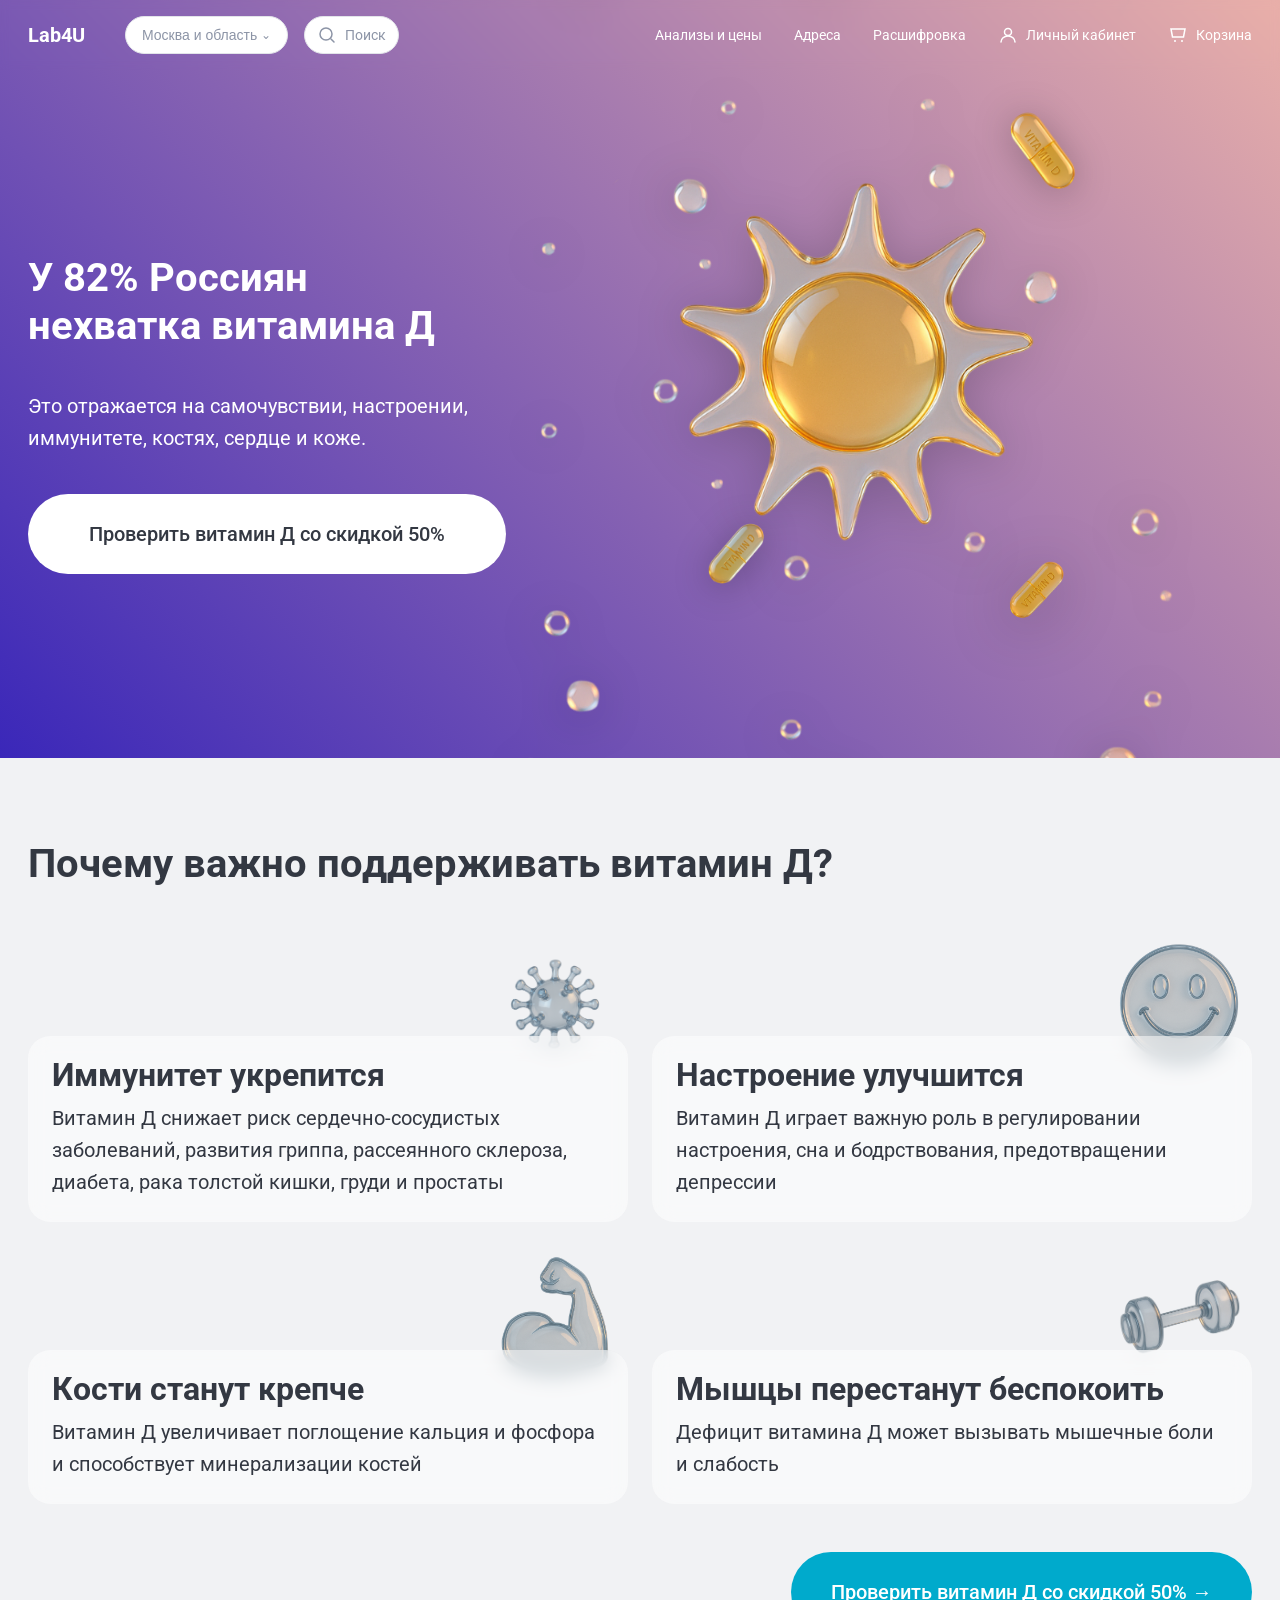
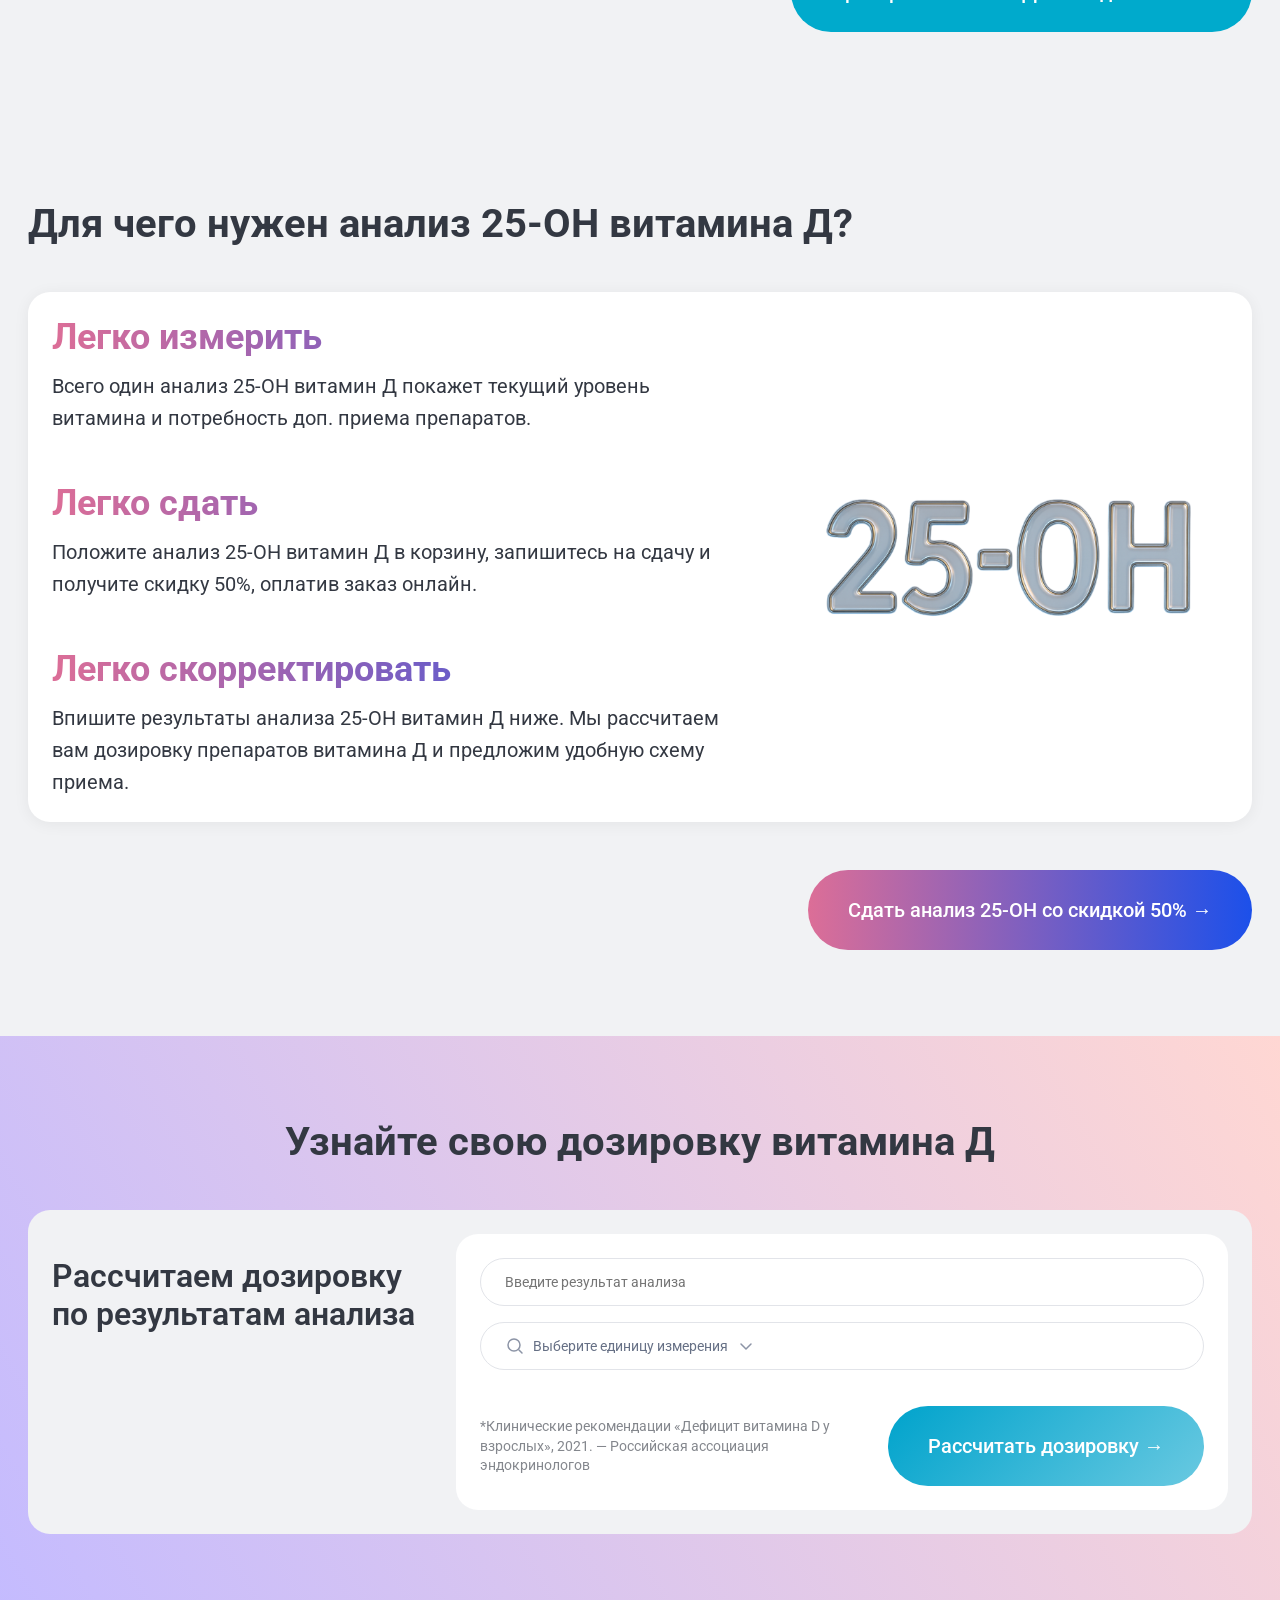
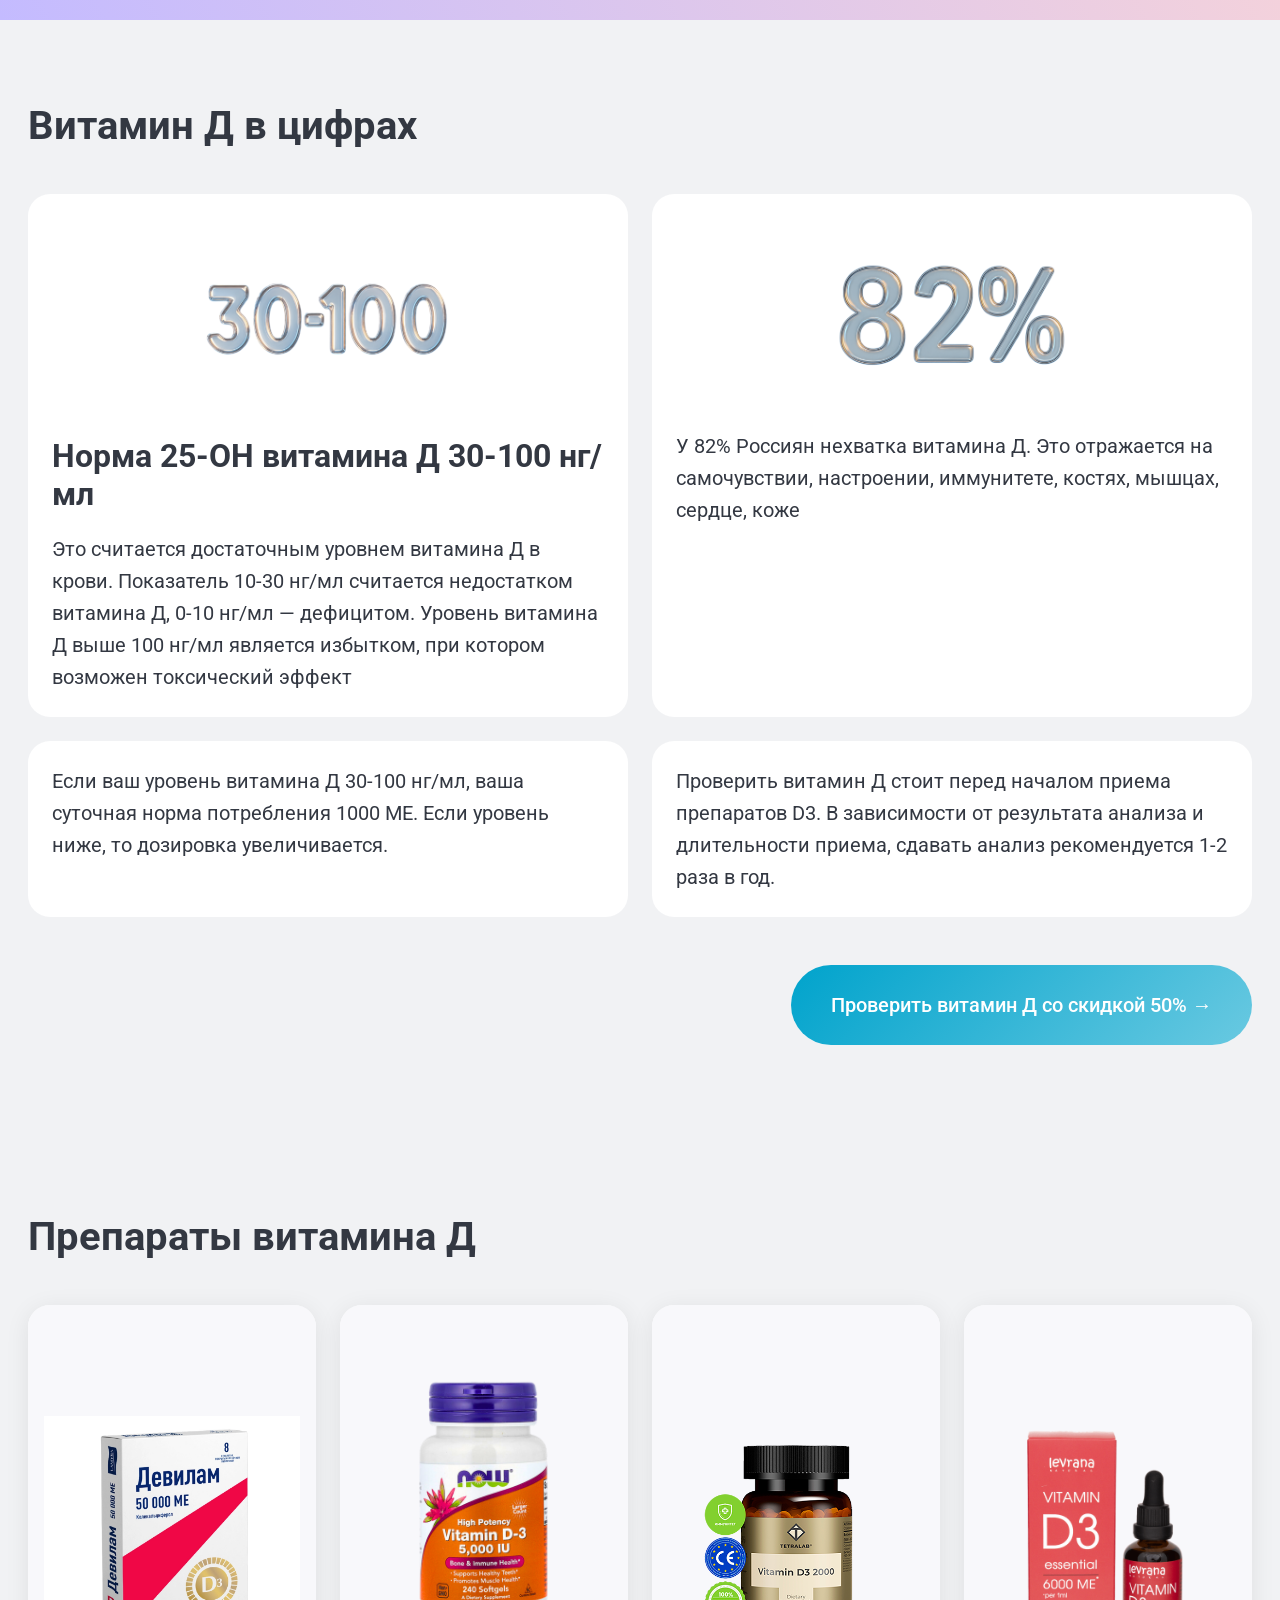
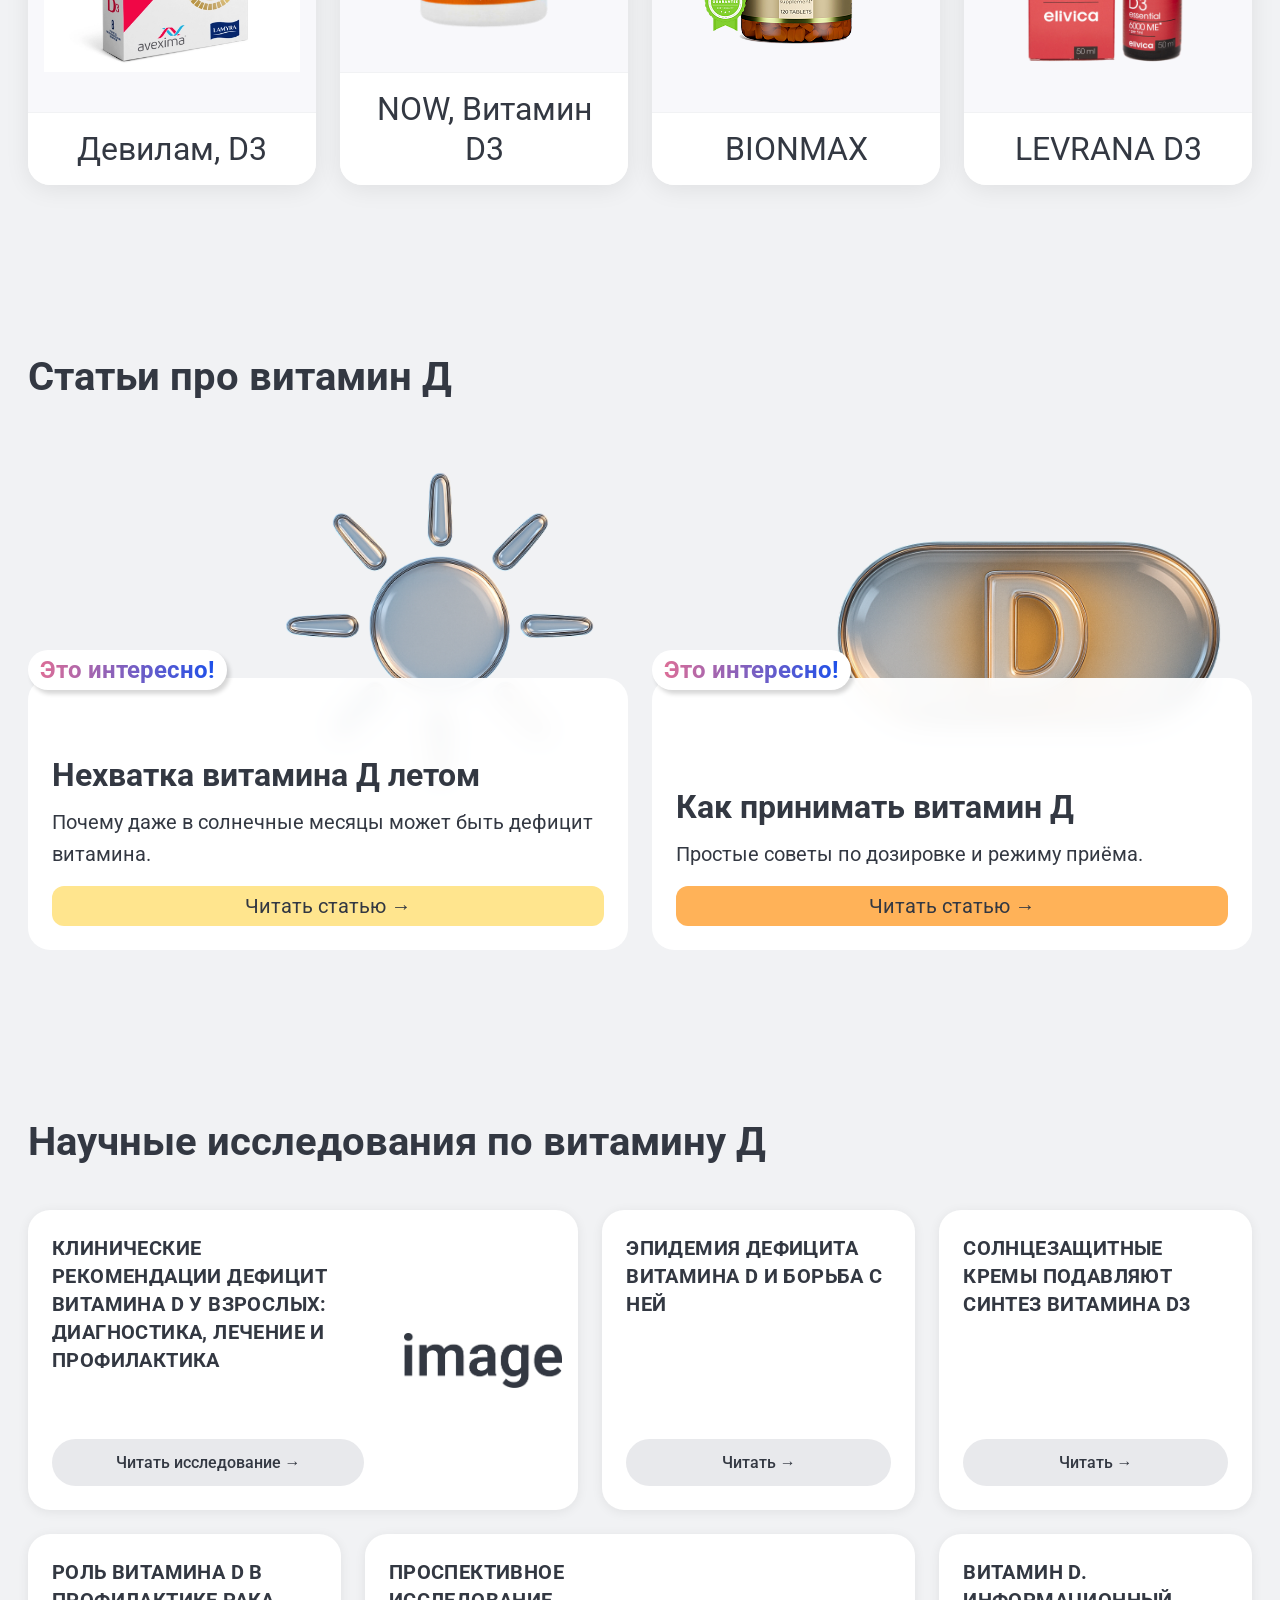
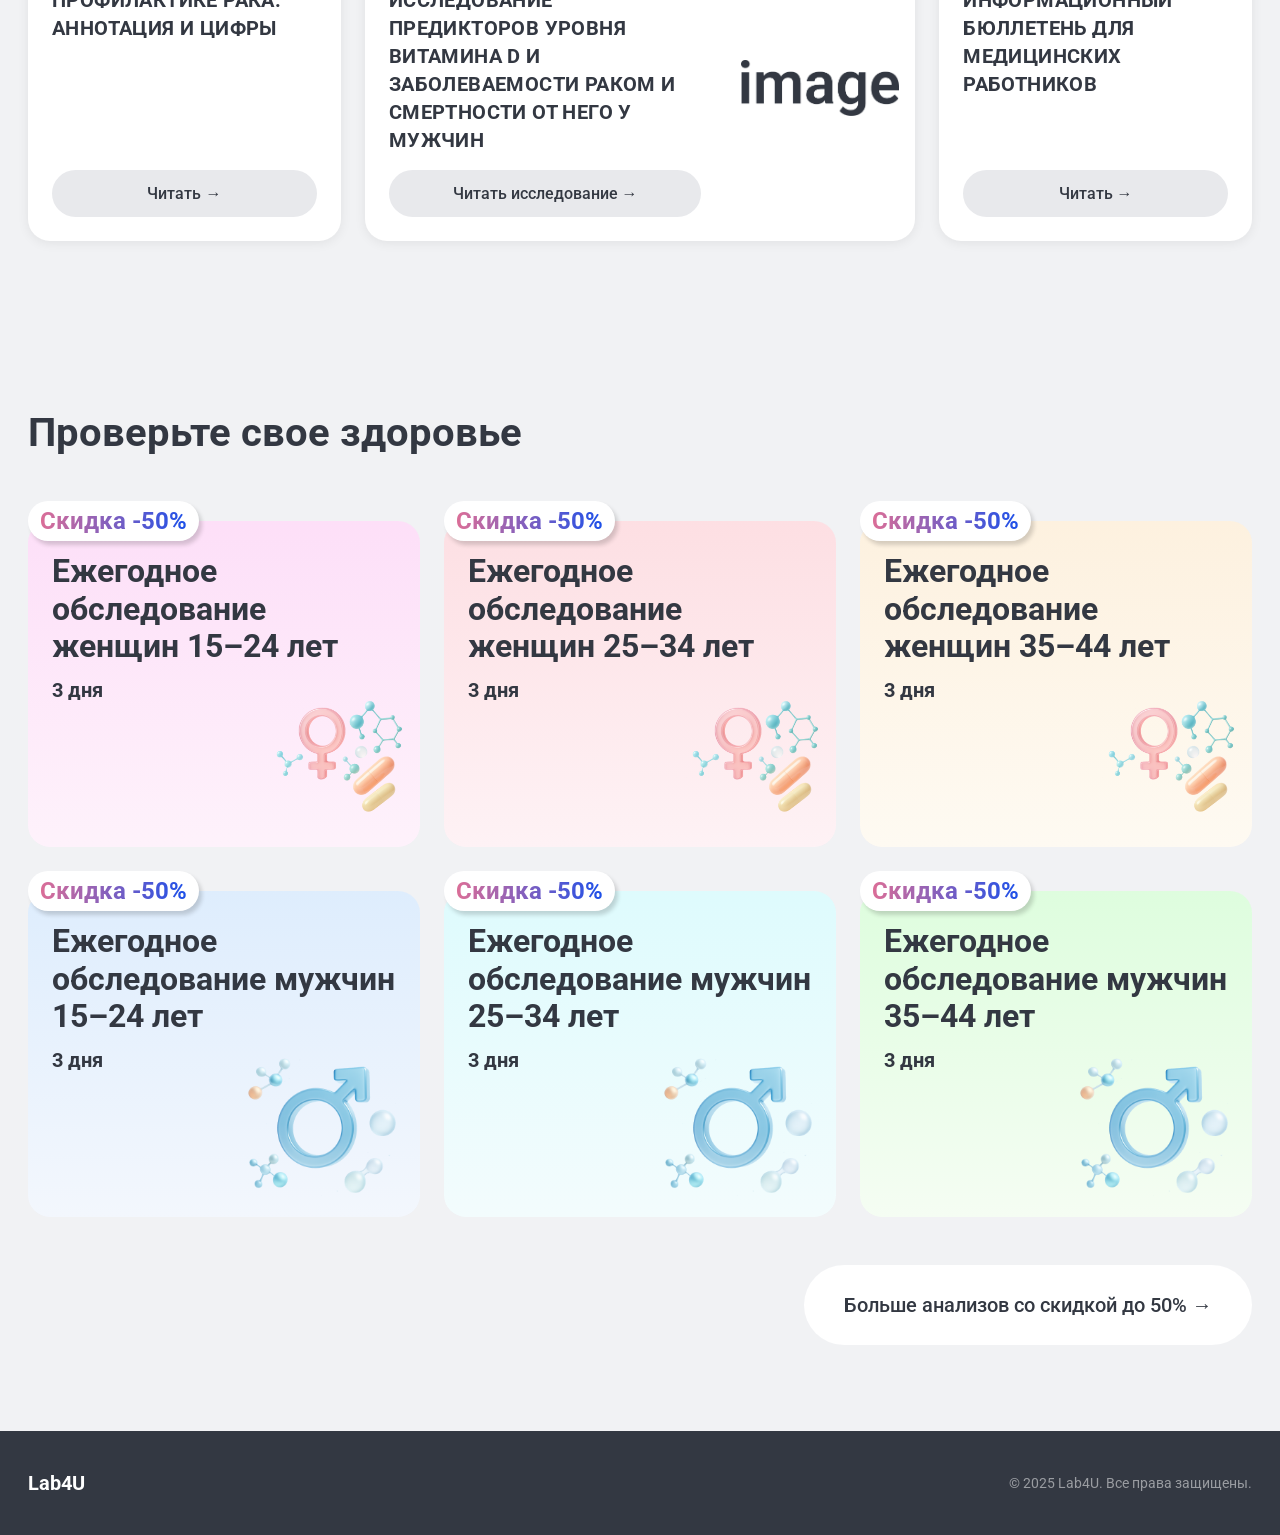
<file: index.html>
<!DOCTYPE html>
<html lang="ru">
<head>
  <meta charset="UTF-8">
  <meta name="viewport" content="width=device-width, initial-scale=1.0">
  <title>Витамин Д — Lab4U</title>
  <link rel="preconnect" href="https://fonts.googleapis.com">
  <link rel="preconnect" href="https://fonts.gstatic.com" crossorigin>
  <link href="https://fonts.googleapis.com/css2?family=Roboto:wght@400;500;700&display=swap" rel="stylesheet">
  <link rel="stylesheet" href="css/style.css">
</head>
<body>

  <!-- HERO -->
  <section class="hero">
    <header class="header">
      <div class="header__inner">
        <div class="header__logo">Lab4U</div>
        <div class="header__controls">
          <button class="header__city">Москва и область <span class="chevron">&#8964;</span></button>
          <div class="header__search">
            <svg width="20" height="20" fill="none" viewBox="0 0 20 20"><circle cx="9" cy="9" r="6" stroke="#8C94A6" stroke-width="1.5"/><path d="M14 14l3 3" stroke="#8C94A6" stroke-width="1.5" stroke-linecap="round"/></svg>
            <span>Поиск</span>
          </div>
        </div>
        <nav class="header__nav">
          <a href="#">Анализы и цены</a>
          <a href="#">Адреса</a>
          <a href="#">Расшифровка</a>
          <a href="#" class="header__nav-icon">
            <svg width="20" height="20" fill="none" viewBox="0 0 20 20"><circle cx="10" cy="7" r="3.5" stroke="#fff" stroke-width="1.5"/><path d="M3 17c0-3.314 3.134-6 7-6s7 2.686 7 6" stroke="#fff" stroke-width="1.5" stroke-linecap="round"/></svg>
            Личный кабинет
          </a>
          <a href="#" class="header__nav-icon">
            <svg width="20" height="20" fill="none" viewBox="0 0 20 20"><path d="M3 4h14l-1.5 8H4.5L3 4Z" stroke="#fff" stroke-width="1.5"/><circle cx="7" cy="16" r="1" fill="#fff"/><circle cx="14" cy="16" r="1" fill="#fff"/></svg>
            Корзина
          </a>
        </nav>
        <!-- Мобильные иконки (планшет/мобайл) -->
        <div class="header__mobile-icons">
          <svg width="24" height="24" fill="none" viewBox="0 0 24 24"><circle cx="11" cy="11" r="7" stroke="#fff" stroke-width="1.5"/><path d="M17 17l4 4" stroke="#fff" stroke-width="1.5" stroke-linecap="round"/></svg>
          <div class="header__cart-wrap">
            <svg width="24" height="24" fill="none" viewBox="0 0 24 24"><path d="M4 5h16l-2 10H6L4 5Z" stroke="#fff" stroke-width="1.5"/><circle cx="9" cy="19" r="1.5" fill="#fff"/><circle cx="17" cy="19" r="1.5" fill="#fff"/></svg>
            <span class="header__badge">2</span>
          </div>
          <button class="header__burger" aria-label="Меню">
            <span></span><span></span><span></span>
          </button>
        </div>
      </div>
    </header>

    <div class="hero__content">
      <div class="hero__left">
        <div class="hero__card">
          <h1 class="hero__title">У 82% Россиян<br>нехватка&nbsp;витамина&nbsp;Д</h1>
          <p class="hero__subtitle">Это отражается на самочувствии, настроении, иммунитете, костях, мышцах, сердце и коже.</p>
          <a href="#" class="btn btn--white btn--full">Проверить витамин Д со скидкой 50%</a>
        </div>
      </div>
    </div>
    <img src="img/hero-main.png" class="hero__img hero__img--main" alt="Витамин Д">
    <img src="img/hero-4-1d2305.png" class="hero__img hero__img--4" alt="">
    <img src="img/hero-3-5b3d02.png" class="hero__img hero__img--3" alt="">
    <img src="img/hero-1-718b78.png" class="hero__img hero__img--1" alt="">
  </section>

  <!-- SECTION 1: Почему важно поддерживать витамин Д? -->
  <section class="section section--gray" data-section="benefits">
    <div class="container">
      <h2 class="section__title">Почему важно поддерживать витамин Д?</h2>
      <div class="benefits-grid">
        <div class="benefit-card">
          <div class="benefit-card__img-wrap">
            <img src="img/card-virus-7ef400.png" alt="Иммунитет">
          </div>
          <div class="benefit-card__body glass">
            <h3 class="benefit-card__heading">Иммунитет укрепится</h3>
            <p>Витамин Д снижает риск сердечно-сосудистых заболеваний, развития гриппа, рассеянного склероза, диабета, рака толстой кишки, груди и простаты</p>
          </div>
        </div>
        <div class="benefit-card">
          <div class="benefit-card__img-wrap">
            <img src="img/card-smile-1a9869.png" alt="Настроение">
          </div>
          <div class="benefit-card__body glass">
            <h3 class="benefit-card__heading">Настроение улучшится</h3>
            <p>Витамин Д играет важную роль в регулировании настроения, сна и бодрствования, предотвращении депрессии</p>
          </div>
        </div>
        <div class="benefit-card">
          <div class="benefit-card__img-wrap">
            <img src="img/card-muscle-681285.png" alt="Кости">
          </div>
          <div class="benefit-card__body glass">
            <h3 class="benefit-card__heading">Кости станут крепче</h3>
            <p>Витамин Д увеличивает поглощение кальция и фосфора и способствует минерализации костей</p>
          </div>
        </div>
        <div class="benefit-card">
          <div class="benefit-card__img-wrap">
            <img src="img/card-dumbbell-77c0ac.png" alt="Мышцы">
          </div>
          <div class="benefit-card__body glass">
            <h3 class="benefit-card__heading">Мышцы перестанут беспокоить</h3>
            <p>Дефицит витамина Д может вызывать мышечные боли и слабость</p>
          </div>
        </div>
      </div>
      <div class="section__cta">
        <a href="#" class="btn btn--cyan">Проверить витамин Д со скидкой 50% →</a>
      </div>
    </div>
  </section>

  <!-- SECTION 2: Для чего нужен анализ 25-ОН витамина Д? -->
  <section class="section section--gray" data-section="analysis">
    <div class="container">
      <h2 class="section__title">Для чего нужен анализ 25-ОН витамина Д?</h2>
      <div class="analysis-card">
        <div class="analysis-row">
          <div class="analysis-points">
            <div class="analysis-point">
              <h3 class="gradient-text">Легко измерить</h3>
              <p>Всего один анализ 25-OH витамин Д покажет текущий уровень витамина и потребность доп. приема препаратов.</p>
            </div>
            <div class="analysis-point">
              <h3 class="gradient-text">Легко сдать</h3>
              <p>Положите анализ 25-OH витамин Д в корзину, запишитесь на сдачу и получите скидку 50%, оплатив заказ онлайн.</p>
            </div>
            <div class="analysis-point">
              <h3 class="gradient-text">Легко скорректировать</h3>
              <p>Впишите результаты анализа 25-OH витамин Д ниже. Мы рассчитаем вам дозировку препаратов витамина Д и предложим удобную схему приема.</p>
            </div>
          </div>
          <div class="analysis-image">
            <img src="img/sec2-image-2e970d.png" alt="Анализ 25-ОН витамина Д">
          </div>
        </div>
      </div>
      <div class="section__cta">
        <a href="#" class="btn btn--gradient-pink">Сдать анализ 25-ОН со скидкой 50% →</a>
      </div>
    </div>
  </section>

  <!-- CTA SECTION: Узнайте свою дозировку -->
  <section class="section cta-dosage" data-section="cta_dosage">
    <div class="container">
      <h2 class="section__title section__title--center">Узнайте свою дозировку витамина Д</h2>
      <div class="cta-card">
        <div class="cta-card__inner">
          <div class="cta-card__left">
            <h3 class="cta-card__heading">Рассчитаем дозировку<br>по результатам анализа</h3>
          </div>
          <div class="cta-card__form">
            <div class="form-fields">
              <input type="text" class="form-input" placeholder="Введите результат анализа">
              <div class="form-select">
                <svg width="20" height="20" fill="none" viewBox="0 0 20 20"><circle cx="9" cy="9" r="6" stroke="#8C94A6" stroke-width="1.5"/><path d="M14 14l3 3" stroke="#8C94A6" stroke-width="1.5" stroke-linecap="round"/></svg>
                <span>Выберите единицу измерения</span>
                <svg width="20" height="20" fill="none" viewBox="0 0 20 20"><path d="M5 8l5 5 5-5" stroke="#8C94A6" stroke-width="1.5" stroke-linecap="round" stroke-linejoin="round"/></svg>
              </div>
            </div>
            <div class="form-bottom">
              <p class="form-footnote">*Клинические рекомендации «Дефицит витамина D у взрослых», 2021. — Российская ассоциация эндокринологов</p>
              <a href="#" class="btn btn--gradient-cyan">Рассчитать дозировку →</a>
            </div>
          </div>
        </div>
      </div>
    </div>
  </section>

  <!-- SECTION 3: Витамин Д в цифрах -->
  <section class="section section--gray" data-section="stats">
    <div class="container">
      <h2 class="section__title">Витамин Д в цифрах</h2>
      <div class="stats-grid">
        <div class="stats-card">
          <img src="img/stats-norm-4a5444.png" class="stats-card__img" alt="Норма витамина Д">
          <h3>Норма 25-ОН витамина Д 30-100 нг/мл</h3>
          <p>Это считается достаточным уровнем витамина Д в крови. Показатель 10-30 нг/мл считается недостатком витамина Д, 0-10 нг/мл — дефицитом. Уровень витамина Д выше 100 нг/мл является избытком, при котором возможен токсический эффект</p>
        </div>
        <div class="stats-card">
          <img src="img/stats-82-b8017f.png" class="stats-card__img" alt="82% россиян">
          <p class="stats-card__text">У 82% Россиян нехватка витамина Д. Это отражается на самочувствии, настроении, иммунитете, костях, мышцах, сердце, коже</p>
        </div>
        <div class="stats-card">
          <p>Если ваш уровень витамина Д 30-100 нг/мл, ваша суточная норма потребления 1000 МЕ. Если уровень ниже, то дозировка увеличивается. Сколько нужно именно вам, поможет рассчитать <a href="#" class="link-gradient">Калькулятор</a></p>
        </div>
        <div class="stats-card">
          <p>Проверить витамин Д стоит перед началом приема препаратов D3. В зависимости от результата анализа и длительности приема препаратов D3, сдавать анализ 25-OH витамин Д рекомендуется 1-2 раза в год. Чтобы узнать, как часто вам стоит проверять витамин Д, <a href="#" class="link-gradient">воспользуйтесь Калькулятором</a></p>
        </div>
      </div>
      <div class="section__cta">
        <a href="#" class="btn btn--gradient-cyan">Проверить витамин Д со скидкой 50% <span class="btn__arrow">→</span></a>
      </div>
    </div>
  </section>

  <!-- SECTION 4: Препараты витамина Д -->
  <section class="section section--gray" data-section="products">
    <div class="container">
      <h2 class="section__title">Препараты витамина Д</h2>
      <div class="products-grid">
        <div class="product-card">
          <div class="product-card__photo">
            <img src="img/product-devilam-795eed.png" alt="Девилам D3">
          </div>
          <div class="product-card__info">
            <p class="product-card__name">Девилам, D3</p>
          </div>
        </div>
        <div class="product-card">
          <div class="product-card__photo">
            <img src="img/product-now-619be1.png" alt="NOW Витамин D3">
          </div>
          <div class="product-card__info">
            <p class="product-card__name">NOW, Витамин D3</p>
          </div>
        </div>
        <div class="product-card">
          <div class="product-card__photo">
            <img src="img/product-bionmax-3ed023.png" alt="BIONMAX">
          </div>
          <div class="product-card__info">
            <p class="product-card__name">BIONMAX</p>
          </div>
        </div>
        <div class="product-card">
          <div class="product-card__photo">
            <img src="img/product-levrana-568182.png" alt="LEVRANA D3">
          </div>
          <div class="product-card__info">
            <p class="product-card__name">LEVRANA D3</p>
          </div>
        </div>
      </div>
    </div>
  </section>

  <!-- SECTION 5: Статьи про витамин Д -->
  <section class="section section--gray" data-section="articles">
    <div class="container">
      <h2 class="section__title">Статьи про витамин Д</h2>
      <div class="articles-grid">
        <div class="article-card">
          <div class="article-card__img-wrap">
            <img src="img/article-1-cf0136.png" alt="Нехватка витамина Д летом">
          </div>
          <div class="article-card__content">
            <div class="badge"><span class="badge__text">Это интересно!</span></div>
            <div class="article-card__body">
              <h3>Нехватка витамина Д летом</h3>
              <p>Почему даже в солнечные месяцы может быть дефицит витамина.</p>
              <a href="#" class="btn btn--article-yellow">Читать статью →</a>
            </div>
          </div>
        </div>
        <div class="article-card">
          <div class="article-card__img-wrap">
            <img src="img/article-2-5e8bf9.png" alt="Как принимать витамин Д">
          </div>
          <div class="article-card__content">
            <div class="badge"><span class="badge__text">Это интересно!</span></div>
            <div class="article-card__body">
              <h3>Как принимать витамин Д</h3>
              <p>Простые советы по дозировке и режиму приёма.</p>
              <a href="#" class="btn btn--article-orange">Читать статью →</a>
            </div>
          </div>
        </div>
      </div>
    </div>
  </section>

  <!-- SECTION 6: Научные исследования по витамину Д -->
  <section class="section section--gray" data-section="research">
    <div class="container">
      <h2 class="section__title">Научные исследования по витамину Д</h2>
      <div class="research-grid">
        <div class="research-row">
          <a href="#" class="research-card research-card--wide">
            <div class="research-card__body">
              <p>Клинические рекомендации дефицит витамина D у взрослых: диагностика, лечение и профилактика</p>
              <div class="research-card__btn">Читать исследование →</div>
            </div>
            <img src="img/research-img-1.png" class="research-card__img" alt="">
          </a>
          <a href="#" class="research-card">
            <p>Эпидемия дефицита витамина D и борьба с ней</p>
            <div class="research-card__btn">Читать →</div>
          </a>
          <a href="#" class="research-card">
            <p>Солнцезащитные кремы подавляют синтез витамина D3</p>
            <div class="research-card__btn">Читать →</div>
          </a>
        </div>
        <div class="research-row">
          <a href="#" class="research-card">
            <p>Роль витамина D в профилактике рака. Аннотация и цифры</p>
            <div class="research-card__btn">Читать →</div>
          </a>
          <a href="#" class="research-card research-card--wide">
            <div class="research-card__body">
              <p>Проспективное исследование предикторов уровня витамина D и заболеваемости раком и смертности от него у мужчин</p>
              <div class="research-card__btn">Читать исследование →</div>
            </div>
            <img src="img/research-img-2.png" class="research-card__img" alt="">
          </a>
          <a href="#" class="research-card">
            <p>Витамин D. Информационный бюллетень для медицинских работников</p>
            <div class="research-card__btn">Читать →</div>
          </a>
        </div>
      </div>
    </div>
  </section>

  <!-- SECTION 7: Проверьте свое здоровье -->
  <section class="section section--gray" data-section="health">
    <div class="container">
      <h2 class="section__title">Проверьте свое здоровье</h2>
      <div class="health-grid">
        <div class="health-card">
          <div class="badge"><span class="badge__text">Скидка -50%</span></div>
          <div class="health-card__inner" style="background: linear-gradient(0deg, #FEF2FB 0%, #FDDFF8 100%)">
            <div class="health-card__texts">
              <h3>Ежегодное обследование женщин 15–24 лет</h3>
              <span class="health-card__days">3 дня</span>
            </div>
            <img src="img/health-check-1-332d81.png" class="health-card__img" alt="">
          </div>
        </div>
        <div class="health-card">
          <div class="badge"><span class="badge__text">Скидка -50%</span></div>
          <div class="health-card__inner" style="background: linear-gradient(0deg, #FEF2F5 0%, #FDDFE3 100%)">
            <div class="health-card__texts">
              <h3>Ежегодное обследование женщин 25–34 лет</h3>
              <span class="health-card__days">3 дня</span>
            </div>
            <img src="img/health-check-1-332d81.png" class="health-card__img" alt="">
          </div>
        </div>
        <div class="health-card">
          <div class="badge"><span class="badge__text">Скидка -50%</span></div>
          <div class="health-card__inner" style="background: linear-gradient(0deg, #FEFAF2 0%, #FDF1DF 100%)">
            <div class="health-card__texts">
              <h3>Ежегодное обследование женщин 35–44 лет</h3>
              <span class="health-card__days">3 дня</span>
            </div>
            <img src="img/health-check-1-332d81.png" class="health-card__img" alt="">
          </div>
        </div>
        <div class="health-card">
          <div class="badge"><span class="badge__text">Скидка -50%</span></div>
          <div class="health-card__inner" style="background: linear-gradient(0deg, #F3F7FD 0%, #DEEDFD 100%)">
            <div class="health-card__texts">
              <h3>Ежегодное обследование мужчин 15–24 лет</h3>
              <span class="health-card__days">3 дня</span>
            </div>
            <img src="img/health-check-man-108f0c.png" class="health-card__img" alt="">
          </div>
        </div>
        <div class="health-card">
          <div class="badge"><span class="badge__text">Скидка -50%</span></div>
          <div class="health-card__inner" style="background: linear-gradient(0deg, #F3FCFD 0%, #DEFBFD 100%)">
            <div class="health-card__texts">
              <h3>Ежегодное обследование мужчин 25–34 лет</h3>
              <span class="health-card__days">3 дня</span>
            </div>
            <img src="img/health-check-man-108f0c.png" class="health-card__img" alt="">
          </div>
        </div>
        <div class="health-card">
          <div class="badge"><span class="badge__text">Скидка -50%</span></div>
          <div class="health-card__inner" style="background: linear-gradient(0deg, #F5FDF3 0%, #DEFDDE 100%)">
            <div class="health-card__texts">
              <h3>Ежегодное обследование мужчин 35–44 лет</h3>
              <span class="health-card__days">3 дня</span>
            </div>
            <img src="img/health-check-man-108f0c.png" class="health-card__img" alt="">
          </div>
        </div>
      </div>
      <div class="section__cta">
        <a href="#" class="btn btn--white">Больше анализов со скидкой до 50% →</a>
      </div>
    </div>
  </section>

  <!-- FOOTER -->
  <footer class="footer">
    <div class="container">
      <div class="footer__inner">
        <div class="footer__logo">Lab4U</div>
        <p class="footer__copy">© 2025 Lab4U. Все права защищены.</p>
      </div>
    </div>
  </footer>

  <script src="/cms-loader.js"></script>
</body>
</html>
</file>
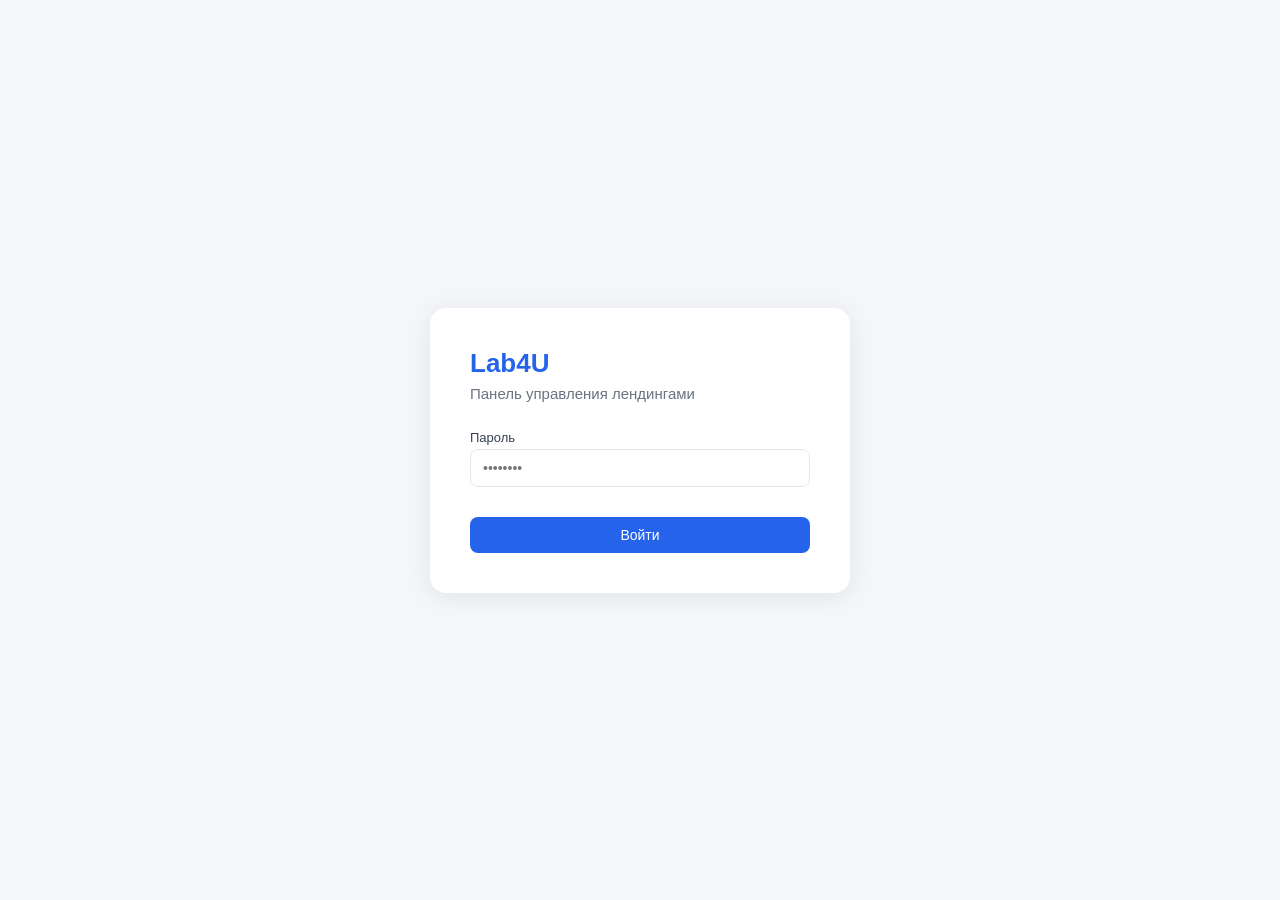
<file: admin/index.html>
<!DOCTYPE html>
<html lang="ru">
<head>
  <meta charset="UTF-8">
  <meta name="viewport" content="width=device-width, initial-scale=1.0">
  <title>Lab4U Admin</title>
  <style>
    *, *::before, *::after { box-sizing: border-box; margin: 0; padding: 0; }
    body { font-family: -apple-system, BlinkMacSystemFont, 'Segoe UI', sans-serif; background: #f5f6fa; color: #1a1d2e; min-height: 100vh; }

    .login { display: flex; align-items: center; justify-content: center; min-height: 100vh; }
    .login__card { background: #fff; border-radius: 16px; padding: 40px; width: 100%; max-width: 420px; box-shadow: 0 4px 24px rgba(0,0,0,.08); }
    .login__logo { font-size: 26px; font-weight: 700; color: #2563eb; margin-bottom: 6px; }
    .login__sub { font-size: 15px; color: #6b7280; margin-bottom: 28px; }
    .login__hint { font-size: 12px; color: #9ca3af; margin-bottom: 6px; line-height: 1.5; }

    label { display: block; font-size: 13px; font-weight: 500; color: #374151; margin-bottom: 4px; }
    input, textarea, select { width: 100%; padding: 10px 12px; border: 1.5px solid #e5e7eb; border-radius: 8px; font-size: 14px; font-family: inherit; transition: border-color .15s; outline: none; background: #fff; color: #1a1d2e; }
    input:focus, textarea:focus, select:focus { border-color: #2563eb; box-shadow: 0 0 0 3px rgba(37,99,235,.1); }
    textarea { resize: vertical; min-height: 72px; }
    input[type=checkbox] { width: 16px; height: 16px; cursor: pointer; }

    .btn { display: inline-flex; align-items: center; gap: 6px; padding: 10px 20px; border-radius: 8px; font-size: 14px; font-weight: 500; cursor: pointer; border: none; transition: all .15s; }
    .btn--primary { background: #2563eb; color: #fff; }
    .btn--primary:hover { background: #1d4ed8; }
    .btn--primary:disabled { opacity: .5; cursor: not-allowed; }
    .btn--ghost { background: transparent; color: #6b7280; border: 1.5px solid #e5e7eb; }
    .btn--ghost:hover { border-color: #9ca3af; }
    .btn--danger { background: transparent; color: #ef4444; border: 1.5px solid #fca5a5; font-size: 12px; padding: 4px 10px; border-radius: 6px; cursor: pointer; }
    .btn--danger:hover { background: #fee2e2; }
    .btn--add { background: #eff6ff; color: #2563eb; border: 1.5px dashed #bfdbfe; font-size: 13px; padding: 8px 16px; width: 100%; margin-top: 8px; border-radius: 8px; cursor: pointer; }
    .btn--add:hover { background: #dbeafe; }

    .header { background: #fff; border-bottom: 1px solid #e5e7eb; padding: 0 24px; height: 60px; display: flex; align-items: center; justify-content: space-between; position: sticky; top: 0; z-index: 100; box-shadow: 0 1px 4px rgba(0,0,0,.04); gap: 16px; }
    .header__logo { font-size: 18px; font-weight: 700; color: #2563eb; white-space: nowrap; }
    .header__select { flex: 0 0 260px; }
    .header__select select { padding: 8px 12px; font-weight: 500; }
    .header__actions { display: flex; gap: 8px; align-items: center; }
    .save-status { font-size: 13px; color: #6b7280; white-space: nowrap; }
    .save-status.saving { color: #f59e0b; }
    .save-status.saved { color: #10b981; }
    .save-status.error { color: #ef4444; }

    .container { max-width: 820px; margin: 0 auto; padding: 24px; }

    .section { background: #fff; border-radius: 12px; margin-bottom: 10px; box-shadow: 0 1px 4px rgba(0,0,0,.06); overflow: hidden; }
    .section__head { padding: 16px 20px; cursor: pointer; display: flex; align-items: center; justify-content: space-between; user-select: none; }
    .section__head:hover { background: #f9fafb; }
    .section__title { font-size: 15px; font-weight: 600; }
    .section__arrow { font-size: 20px; color: #9ca3af; transition: transform .2s; line-height: 1; }
    .section.open .section__arrow { transform: rotate(180deg); }
    .section__body { padding: 20px; border-top: 1px solid #f3f4f6; display: none; }
    .section.open .section__body { display: block; }

    .field { margin-bottom: 14px; }
    .field:last-child { margin-bottom: 0; }

    .list-label { font-size: 13px; font-weight: 600; color: #6b7280; margin: 8px 0; }
    .list-item { border: 1.5px solid #e5e7eb; border-radius: 10px; padding: 16px; margin-bottom: 8px; }
    .list-item__head { display: flex; align-items: center; justify-content: space-between; margin-bottom: 12px; }
    .list-item__num { font-size: 12px; font-weight: 600; color: #9ca3af; background: #f3f4f6; padding: 2px 8px; border-radius: 4px; }

    .img-preview { width: 80px; height: 80px; object-fit: contain; border-radius: 8px; border: 1px solid #e5e7eb; margin-bottom: 6px; display: block; background: #f9fafb; }

    .loading { text-align: center; padding: 60px 24px; color: #9ca3af; font-size: 15px; }

    .toast { position: fixed; bottom: 24px; right: 24px; background: #1a1d2e; color: #fff; padding: 12px 20px; border-radius: 10px; font-size: 14px; z-index: 1000; transform: translateY(80px); opacity: 0; transition: all .3s; max-width: 320px; }
    .toast.show { transform: none; opacity: 1; }
    .toast.ok  { background: #10b981; }
    .toast.err { background: #ef4444; }

    .spinner { display: inline-block; width: 14px; height: 14px; border: 2px solid rgba(255,255,255,.3); border-top-color: #fff; border-radius: 50%; animation: spin .6s linear infinite; }
    @keyframes spin { to { transform: rotate(360deg); } }
  </style>
</head>
<body>

<!-- LOGIN -->
<div id="loginScreen" class="login">
  <div class="login__card">
    <div class="login__logo">Lab4U</div>
    <div class="login__sub">Панель управления лендингами</div>
    <div class="field">
      <label>Пароль</label>
      <input type="password" id="patInput" placeholder="••••••••" autocomplete="current-password">
    </div>
    <button class="btn btn--primary" onclick="login()" style="width:100%;margin-top:16px;justify-content:center">Войти</button>
    <p id="loginError" style="color:#ef4444;font-size:13px;margin-top:10px;display:none">Неверный пароль</p>
  </div>
</div>

<!-- ADMIN -->
<div id="adminScreen" style="display:none">
  <div class="header">
    <div class="header__logo">Lab4U Admin</div>
    <div class="header__select">
      <select id="landingSelect" onchange="switchLanding(this.value)">
        <option value="vitamind">Витамин Д</option>
        <option value="corp">Корпоративным клиентам</option>
        <option value="partner">Партнёрам</option>
      </select>
    </div>
    <div class="header__actions">
      <span id="saveStatus" class="save-status"></span>
      <button class="btn btn--primary" id="saveBtn" onclick="saveContent()">Сохранить</button>
      <button class="btn btn--ghost" onclick="logout()">Выйти</button>
    </div>
  </div>
  <div class="container" id="editor"></div>
</div>

<div id="toast" class="toast"></div>

<script>
// ─── Landings config ──────────────────────────────────
const LANDINGS = {
  vitamind: {
    label: 'Витамин Д',
    repo:  'Consultant2000/lab4u-vitamind',
    file:  'content.json',
    schema: {
      hero: {
        _label: 'Hero — главный экран',
        title:    ['Заголовок (HTML разрешён)', 'text'],
        subtitle: ['Подзаголовок', 'text'],
        cta_text: ['Текст кнопки', 'string'],
        cta_url:  ['Ссылка кнопки', 'url'],
      },
      benefits: {
        _label: 'Почему важно поддерживать витамин Д',
        title:    ['Заголовок секции', 'string'],
        cta_text: ['Текст кнопки', 'string'],
        cta_url:  ['Ссылка кнопки', 'url'],
        items: { _label:'Карточки', heading:['Заголовок','string'], text:['Текст','text'], image:['Картинка (URL)','image'] }
      },
      analysis: {
        _label: 'Для чего нужен анализ 25-ОН',
        title:    ['Заголовок секции', 'string'],
        cta_text: ['Текст кнопки', 'string'],
        cta_url:  ['Ссылка кнопки', 'url'],
        image:    ['Картинка секции (URL)', 'image'],
        points: { _label:'Пункты', heading:['Заголовок','string'], text:['Текст','text'] }
      },
      cta_dosage: {
        _label: 'Блок расчёта дозировки',
        title:        ['Заголовок', 'string'],
        card_heading: ['Подзаголовок карточки (HTML)', 'text'],
        footnote:     ['Сноска', 'text'],
        cta_text:     ['Текст кнопки', 'string'],
        cta_url:      ['Ссылка кнопки', 'url'],
      },
      stats: {
        _label: 'Витамин Д в цифрах',
        title:    ['Заголовок секции', 'string'],
        cta_text: ['Текст кнопки', 'string'],
        cta_url:  ['Ссылка кнопки', 'url'],
        cards: { _label:'Карточки', heading:['Заголовок','string'], text:['Текст','text'], image:['Картинка (URL)','image'] }
      },
      products: {
        _label: 'Препараты витамина Д',
        title: ['Заголовок секции', 'string'],
        items: { _label:'Препараты', name:['Название','string'], image:['Фото (URL)','image'] }
      },
      articles: {
        _label: 'Статьи',
        title: ['Заголовок секции', 'string'],
        items: { _label:'Статьи', title:['Заголовок','string'], text:['Текст','text'], badge:['Бейдж','string'], url:['Ссылка','url'], image:['Картинка (URL)','image'] }
      },
      research: {
        _label: 'Научные исследования',
        title: ['Заголовок секции', 'string'],
        items: { _label:'Исследования', text:['Текст','text'], url:['Ссылка','url'], wide:['Широкая карточка?','boolean'], image:['Картинка (URL)','image'] }
      },
      health: {
        _label: 'Проверьте своё здоровье',
        title:    ['Заголовок секции', 'string'],
        cta_text: ['Текст кнопки', 'string'],
        cta_url:  ['Ссылка кнопки', 'url'],
        items: { _label:'Программы', badge:['Бейдж','string'], title:['Название','string'], days:['Срок (дни)','string'], image:['Картинка (URL)','image'], bg:['Цвет фона (CSS)','string'] }
      },
      footer: { _label:'Футер', logo:['Логотип','string'], copy:['Копирайт','text'] }
    }
  },

  corp: {
    label: 'Корпоративным клиентам',
    repo:  'Consultant2000/lab4u-corp',
    file:  'content.json',
    schema: {
      hero: {
        _label: 'Hero — главный экран',
        title:    ['Заголовок (HTML разрешён)', 'text'],
        subtitle: ['Подзаголовок', 'text'],
        cta_text: ['Текст кнопки', 'string'],
        cta_url:  ['Ссылка кнопки', 'url'],
      },
      about: {
        _label: 'О нас',
        title: ['Заголовок', 'string'],
        cards: { _label:'Карточки', title:['Заголовок','string'], text:['Текст','text'] }
      },
      benefits: {
        _label: 'Преимущества',
        title: ['Заголовок секции', 'string'],
        cards: { _label:'Карточки', title:['Заголовок','string'], text:['Текст','text'] }
      },
      bionmax: {
        _label: 'BionMax',
        cta_url: ['Ссылка кнопки', 'url'],
        cards: { _label:'Карточки', title:['Заголовок','string'], text:['Текст','text'] }
      },
      cta: {
        _label: 'Форма заявки',
        title:     ['Заголовок', 'string'],
        card_title:['Заголовок карточки', 'string'],
        card_desc: ['Описание', 'text'],
        email:     ['Email', 'string'],
        phone:     ['Телефон', 'string'],
      },
      footer: { _label:'Футер', copy:['Копирайт','text'] }
    }
  },

  partner: {
    label: 'Партнёрам',
    repo:  'Consultant2000/lab4u-partner',
    file:  'content.json',
    schema: {
      hero: {
        _label: 'Hero — главный экран',
        title:    ['Заголовок (HTML разрешён)', 'text'],
        subtitle: ['Подзаголовок', 'text'],
        cta_text: ['Текст кнопки', 'string'],
        cta_url:  ['Ссылка кнопки', 'url'],
      },
      benefits: {
        _label: 'Ваши выгоды',
        title: ['Заголовок секции', 'string'],
        items: { _label:'Пункты', title:['Заголовок','string'], text:['Текст','text'] }
      },
      steps: {
        _label: 'Шаги партнёрства',
        title: ['Заголовок секции', 'string'],
        items: { _label:'Шаги', title:['Заголовок','string'], text:['Текст','text'] }
      },
      staff: {
        _label: 'Команда',
        title: ['Заголовок секции', 'string'],
        items: { _label:'Элементы', title:['Заголовок','string'], text:['Текст','text'] }
      },
      why: {
        _label: 'Почему Lab4U',
        title: ['Заголовок секции', 'string'],
        items: { _label:'Пункты', title:['Заголовок','string'], text:['Текст','text'] }
      },
      contact: {
        _label: 'Контакты',
        title:    ['Заголовок', 'string'],
        subtitle: ['Подзаголовок', 'text'],
        email:    ['Email', 'string'],
        phone:    ['Телефон', 'string'],
      },
      footer: { _label:'Футер', copy:['Копирайт','text'] }
    }
  }
};

// ─── State ────────────────────────────────────────────
let password = '', data = null, fileSha = '', currentKey = 'vitamind';
function landing() { return LANDINGS[currentKey]; }

// ─── Auth ─────────────────────────────────────────────
async function login() {
  const v = document.getElementById('patInput').value.trim();
  if (!v) return;
  // Verify password by trying to load current landing
  password = v;
  const err = document.getElementById('loginError');
  err.style.display = 'none';
  try {
    const { repo, file } = landing();
    const r = await fetch(`/api/load?password=${encodeURIComponent(v)}&repo=${encodeURIComponent(repo)}&file=${encodeURIComponent(file)}`);
    if (r.status === 401) { password = ''; err.style.display = 'block'; return; }
    if (!r.ok) throw new Error(await r.text());
    const f = await r.json();
    fileSha = f.sha;
    const bytes = Uint8Array.from(atob(f.content.replace(/\n/g,'')), c => c.charCodeAt(0));
    data = JSON.parse(new TextDecoder('utf-8').decode(bytes));
    localStorage.setItem('l4u_pwd', v);
    document.getElementById('loginScreen').style.display = 'none';
    document.getElementById('adminScreen').style.display = 'block';
    render();
    setStatus('');
  } catch(e) {
    password = '';
    err.textContent = 'Ошибка: ' + e.message;
    err.style.display = 'block';
  }
}
function logout() { localStorage.removeItem('l4u_pwd'); location.reload(); }

// ─── Switch landing ───────────────────────────────────
function switchLanding(key) {
  currentKey = key;
  data = null;
  loadLanding();
}

// ─── API calls (через Vercel proxy) ───────────────────
async function apiLoad(repo, file) {
  const r = await fetch(`/api/load?password=${encodeURIComponent(password)}&repo=${encodeURIComponent(repo)}&file=${encodeURIComponent(file)}`);
  if (!r.ok) { const e = await r.json(); throw new Error(e.error || `Error ${r.status}`); }
  return r.json();
}
async function apiSave(repo, file, content, sha, msg) {
  const r = await fetch('/api/save', {
    method: 'POST',
    headers: { 'Content-Type': 'application/json' },
    body: JSON.stringify({ password, repo, file, content, sha, message: msg })
  });
  if (!r.ok) { const e = await r.json(); throw new Error(e.error || `Error ${r.status}`); }
  return r.json();
}

// ─── Load ─────────────────────────────────────────────
async function loadLanding() {
  const editor = document.getElementById('editor');
  editor.innerHTML = '<div class="loading">Загрузка…</div>';
  setStatus('saving', 'Загрузка…');
  try {
    const { repo, file } = landing();
    const f = await apiLoad(repo, file);
    fileSha = f.sha;
    const bytes = Uint8Array.from(atob(f.content.replace(/\n/g, '')), c => c.charCodeAt(0));
    data = JSON.parse(new TextDecoder('utf-8').decode(bytes));
    render();
    setStatus('');
  } catch(e) {
    editor.innerHTML = `<div class="loading" style="color:#ef4444">Ошибка: ${e.message}</div>`;
    setStatus('error', 'Ошибка загрузки');
  }
}

// ─── Render ───────────────────────────────────────────
function render() {
  const root = document.getElementById('editor');
  root.innerHTML = '';
  const schema = landing().schema;
  let first = true;
  for (const [key, sec] of Object.entries(schema)) {
    if (!data[key]) continue;
    const el = mkSection(key, sec);
    if (first) { el.classList.add('open'); first = false; }
    root.appendChild(el);
  }
}

function mkSection(key, schema) {
  const sec = el('div', 'section');
  sec.innerHTML = `
    <div class="section__head" onclick="this.parentElement.classList.toggle('open')">
      <span class="section__title">${schema._label || key}</span>
      <span class="section__arrow">⌃</span>
    </div>`;
  const body = el('div', 'section__body');
  for (const [fk, fd] of Object.entries(schema)) {
    if (fk === '_label') continue;
    if (Array.isArray(fd)) body.appendChild(mkField(key, fk, data[key][fk], fd));
    else                   body.appendChild(mkList(key, fk, data[key][fk] || [], fd));
  }
  sec.appendChild(body);
  return sec;
}

function mkField(sk, fk, val, [lbl, type], idx, lk) {
  const wrap = el('div', 'field');
  const id = idx !== undefined ? `${sk}_${lk}_${idx}_${fk}` : `${sk}_${fk}`;
  const cb  = idx !== undefined
    ? `setItem('${sk}','${lk}',${idx},'${fk}',${type==='boolean'?'this.checked':'this.value'})`
    : `setVal('${sk}','${fk}',${type==='boolean'?'this.checked':'this.value'})`;

  if (type === 'boolean') {
    wrap.innerHTML = `<label style="display:flex;align-items:center;gap:8px;cursor:pointer">
      <input type="checkbox" id="${id}" ${val?'checked':''} onchange="${cb}"> ${lbl}</label>`;
  } else if (type === 'image') {
    const pid = id + '_p';
    wrap.innerHTML = `<label>${lbl}</label>
      ${val ? `<img id="${pid}" class="img-preview" src="${x(val)}" onerror="this.style.display='none'">` : ''}
      <input type="url" id="${id}" value="${x(val||'')}" placeholder="https://…"
        oninput="${cb};updImg('${pid}',this.value)">`;
  } else if (type === 'text') {
    wrap.innerHTML = `<label for="${id}">${lbl}</label>
      <textarea id="${id}" rows="3" oninput="${cb}">${x(val||'')}</textarea>`;
  } else {
    wrap.innerHTML = `<label for="${id}">${lbl}</label>
      <input type="${type==='url'?'url':'text'}" id="${id}" value="${x(val||'')}" oninput="${cb}">`;
  }
  return wrap;
}

function mkList(sk, lk, arr, schema) {
  const wrap = el('div');
  wrap.dataset.list = `${sk}.${lk}`;
  rebuildList(wrap, sk, lk, arr, schema);
  return wrap;
}

function rebuildList(wrap, sk, lk, arr, schema) {
  wrap.innerHTML = `<div class="list-label">${schema._label || lk}</div>`;
  arr.forEach((item, i) => {
    const card = el('div', 'list-item');
    card.innerHTML = `<div class="list-item__head">
      <span class="list-item__num">#${i+1}</span>
      <button class="btn btn--danger" onclick="removeItem('${sk}','${lk}',${i})">Удалить</button>
    </div>`;
    for (const [fk, fd] of Object.entries(schema)) {
      if (fk === '_label' || !Array.isArray(fd)) continue;
      card.appendChild(mkField(sk, fk, item[fk], fd, i, lk));
    }
    wrap.appendChild(card);
  });
  const addBtn = el('button', 'btn btn--add');
  addBtn.textContent = '+ Добавить';
  addBtn.onclick = () => {
    const blank = {};
    for (const [k,v] of Object.entries(schema)) {
      if (k==='_label'||!Array.isArray(v)) continue;
      blank[k] = v[1]==='boolean' ? false : '';
    }
    data[sk][lk].push(blank);
    rebuildList(wrap, sk, lk, data[sk][lk], schema);
  };
  wrap.appendChild(addBtn);
}

// ─── Mutations ────────────────────────────────────────
function setVal(sk, fk, v)          { data[sk][fk] = v; }
function setItem(sk, lk, i, fk, v) { data[sk][lk][i][fk] = v; }
function removeItem(sk, lk, i) {
  data[sk][lk].splice(i, 1);
  const wrap = document.querySelector(`[data-list="${sk}.${lk}"]`);
  if (wrap) rebuildList(wrap, sk, lk, data[sk][lk], landing().schema[sk][lk]);
}
function updImg(pid, src) {
  let img = document.getElementById(pid);
  if (!img && src) {
    img = document.createElement('img');
    img.id = pid; img.className = 'img-preview';
    const inp = document.getElementById(pid.replace('_p',''));
    inp?.parentElement.insertBefore(img, inp);
  }
  if (img) { img.src = src; img.style.display = src ? 'block' : 'none'; }
}

// ─── Save ─────────────────────────────────────────────
async function saveContent() {
  const btn = document.getElementById('saveBtn');
  btn.disabled = true;
  btn.innerHTML = '<span class="spinner"></span>';
  setStatus('saving', 'Сохраняем…');
  try {
    const { repo, file } = landing();
    const json = JSON.stringify(data, null, 2);
    const res = await apiSave(repo, file, json, fileSha, `Admin: update ${currentKey} content`);
    fileSha = res.sha;
    setStatus('saved', 'Сохранено ✓');
    toast('Сохранено! Сайт обновится через ~30 сек', 'ok');
    setTimeout(() => setStatus(''), 3000);
  } catch(e) {
    setStatus('error', 'Ошибка: ' + e.message);
    toast('Ошибка: ' + e.message, 'err');
  }
  btn.disabled = false;
  btn.textContent = 'Сохранить';
}

// ─── Helpers ──────────────────────────────────────────
function el(tag, cls) { const e = document.createElement(tag); if (cls) e.className = cls; return e; }
function x(s) { return String(s).replace(/&/g,'&amp;').replace(/"/g,'&quot;').replace(/</g,'&lt;'); }
function setStatus(cls, txt='') {
  const e = document.getElementById('saveStatus');
  e.className = 'save-status' + (cls ? ' '+cls : '');
  e.textContent = txt;
}
function toast(msg, type='') {
  const t = document.getElementById('toast');
  t.textContent = msg; t.className = 'toast'+(type?' '+type:'');
  t.classList.add('show');
  setTimeout(() => t.classList.remove('show'), 4000);
}

// ─── Init ─────────────────────────────────────────────
(function() {
  const saved = localStorage.getItem('l4u_pwd');
  if (saved) {
    password = saved;
    document.getElementById('loginScreen').style.display = 'none';
    document.getElementById('adminScreen').style.display = 'block';
    loadLanding();
  }
  document.getElementById('patInput').addEventListener('keydown', e => { if (e.key==='Enter') login(); });
})();
</script>
</body>
</html>
</file>
<file: css/style.css>
/* ===== RESET & BASE ===== */
*, *::before, *::after { box-sizing: border-box; margin: 0; padding: 0; }
html { font-size: 16px; }
body { font-family: 'Roboto', sans-serif; color: #333842; background: #fff; }
a { text-decoration: none; color: inherit; }
img { display: block; max-width: 100%; }

/* ===== TOKENS ===== */
:root {
  --dark: #333842;
  --gray-bg: #F1F2F4;
  --white: #FFFFFF;
  --text-muted: #8C94A6;
  --radius-card: 22px;
  --radius-btn: 48px;
  --grad-pink: linear-gradient(90deg, #DC6E97 0%, #1C50EA 100%);
  --grad-cyan: linear-gradient(-45deg, #69C9E1 0%, #00A3CC 100%);
  --grad-hero: linear-gradient(45deg, #3A27B9 0%, #E9AFA9 100%);
  --grad-cta: linear-gradient(60deg, #C4BBFF 0%, #FFD7D3 100%);
  --content-width: 1264px;
  --section-pad: 86px;
}

/* ===== LAYOUT ===== */
.container {
  max-width: var(--content-width);
  margin: 0 auto;
  padding: 0 20px;
}

.section {
  padding: var(--section-pad) 0;
}
.section--gray { background: var(--gray-bg); }
.section--white { background: var(--white); }

.section__title {
  font-size: 40px;
  font-weight: 700;
  line-height: 1em;
  color: var(--dark);
  margin-bottom: 48px;
}
.section__title--center { text-align: center; }

.section__cta {
  display: flex;
  justify-content: flex-end;
  margin-top: 48px;
}

/* ===== BUTTONS ===== */
.btn {
  display: inline-flex;
  align-items: center;
  justify-content: center;
  gap: 8px;
  padding: 28px 40px;
  border-radius: var(--radius-btn);
  font-family: 'Roboto', sans-serif;
  font-size: 20px;
  font-weight: 500;
  line-height: 1.2;
  border: none;
  cursor: pointer;
  transition: opacity .2s;
}
.btn:hover { opacity: .88; }
.btn--full { width: 100%; }

.btn--white {
  background: var(--white);
  color: var(--dark);
}
.btn--dark {
  background: var(--dark);
  color: var(--white);
}
.btn--gradient-pink {
  background: var(--grad-pink);
  color: var(--white);
}
.btn--gradient-cyan {
  background: var(--grad-cyan);
  color: var(--white);
}
.btn--blue {
  background: linear-gradient(90deg, #1C50EA 0%, #3B7BFF 100%);
  color: var(--white);
}
.btn--cyan {
  background: #00AACC;
  color: var(--white);
}
.btn--article-yellow {
  background: #FFE58E;
  color: var(--dark);
  padding: 8px 12px;
  font-size: 20px;
  font-weight: 400;
  border-radius: 12px;
  width: 100%;
}
.btn--article-orange {
  background: #FFB258;
  color: var(--dark);
  padding: 8px 12px;
  font-size: 20px;
  font-weight: 400;
  border-radius: 12px;
  width: 100%;
}
.btn__arrow { font-style: normal; }

/* ===== GLASS ===== */
.glass {
  background: rgba(255,255,255,0.5);
  backdrop-filter: blur(10px);
  -webkit-backdrop-filter: blur(10px);
  border-radius: var(--radius-card);
}

/* ===== GRADIENT TEXT ===== */
.gradient-text {
  background: var(--grad-pink);
  -webkit-background-clip: text;
  -webkit-text-fill-color: transparent;
  background-clip: text;
}

.link-gradient {
  background: var(--grad-pink);
  -webkit-background-clip: text;
  -webkit-text-fill-color: transparent;
  background-clip: text;
}

/* ===== HEADER ===== */
.header {
  backdrop-filter: blur(4px);
  -webkit-backdrop-filter: blur(4px);
  position: relative;
  z-index: 10;
}
.header__inner {
  display: flex;
  align-items: center;
  gap: 40px;
  padding: 16px 20px;
  max-width: 1264px;
  margin: 0 auto;
  width: 100%;
}
.header__logo {
  font-size: 20px;
  font-weight: 700;
  color: var(--white);
  flex-shrink: 0;
}
.header__controls {
  display: flex;
  gap: 16px;
  flex-shrink: 0;
}
.header__city, .header__search {
  display: flex;
  align-items: center;
  gap: 4px;
  padding: 8px 16px;
  border-radius: 20px;
  border: 1px solid #E2E4E9;
  background: var(--white);
  font-size: 14px;
  color: var(--text-muted);
  cursor: pointer;
}
.header__search { gap: 8px; padding: 8px 12px; }
.chevron { font-size: 12px; }

.header__nav {
  display: flex;
  align-items: center;
  gap: 32px;
  margin-left: auto;
}
.header__nav a {
  color: var(--white);
  font-size: 14px;
  font-weight: 400;
}
.header__nav-icon {
  display: flex;
  align-items: center;
  gap: 8px;
}

/* ===== HERO ===== */
.hero {
  background: var(--grad-hero);
  min-height: 756px;
  position: relative;
  overflow: hidden;
}

.hero__content {
  display: flex;
  align-items: center;
  justify-content: space-between;
  max-width: 1264px;
  margin: 0 auto;
  padding: 0 20px;
  height: 688px;
  width: 100%;
}

.hero__left {
  flex: 0 0 478px;
  z-index: 2;
}

.hero__card {
  display: flex;
  flex-direction: column;
  gap: 40px;
}

.hero__title {
  font-size: 40px;
  font-weight: 700;
  line-height: 1.2;
  color: var(--white);
}

.hero__subtitle {
  font-size: 20px;
  font-weight: 400;
  line-height: 1.6;
  color: var(--white);
}

/* Hero images — absolute in .hero, coordinates from Figma 1920px scaled to ~75% */
.hero__img {
  position: absolute;
  object-fit: contain;
  pointer-events: none;
}
/* Photoroom 5 — main group: x=714, y=-94, w=1023, h=847 → 53vw */
.hero__img--main {
  left: 40vw;
  top: -94px;
  width: 53.3vw;
  height: auto;
  filter: drop-shadow(-2px 6px 24px rgba(0,0,0,.2));
}
/* Photoroom 4 — small bottom: x=998, y=511, w=260 → 13.5vw */
.hero__img--4 {
  left: 55vw;
  top: 511px;
  width: 13.5vw;
  height: auto;
  filter: drop-shadow(0px 4px 17px rgba(0,0,0,.25));
}
/* Photoroom 3 — top right: x=1331, y=94, w=292 → 15.2vw */
.hero__img--3 {
  left: 69.3vw;
  top: 94px;
  width: 15.2vw;
  height: auto;
  filter: drop-shadow(0px 4px 18px rgba(0,0,0,.25));
}
/* Photoroom 1 — small bottom right: x=1387, y=417, w=227 → 11.8vw */
.hero__img--1 {
  left: 72.2vw;
  top: 417px;
  width: 11.8vw;
  height: auto;
  filter: drop-shadow(-2px 8px 29px rgba(0,0,0,.25));
}

/* ===== BENEFIT CARDS ===== */
.benefits-grid {
  display: grid;
  grid-template-columns: 1fr 1fr;
  gap: 24px;
}

.benefit-card {
  display: flex;
  flex-direction: column;
  gap: -40px;
  border-radius: var(--radius-card);
  overflow: visible;
  position: relative;
}

.benefit-card__img-wrap {
  display: flex;
  justify-content: flex-end;
  position: relative;
  z-index: 1;
}
.benefit-card__img-wrap img {
  width: 146px;
  height: 144px;
  object-fit: contain;
  margin-bottom: -40px;
  position: relative;
  z-index: 1;
}

.benefit-card__body {
  padding: 24px;
  display: flex;
  flex-direction: column;
  gap: 12px;
  position: relative;
  z-index: 2;
}

.benefit-card__heading {
  font-size: 32px;
  font-weight: 700;
  line-height: 0.94;
  color: var(--dark);
}

.benefit-card__body p {
  font-size: 20px;
  font-weight: 400;
  line-height: 1.6;
  color: var(--dark);
}

/* ===== ANALYSIS SECTION ===== */
.analysis-card {
  background: var(--white);
  border-radius: var(--radius-card);
  padding: 24px;
  box-shadow: 0 2px 16px rgba(0,0,0,.06);
}

.analysis-row {
  display: flex;
  align-items: center;
  gap: 48px;
}

.analysis-points {
  flex: 1;
  display: flex;
  flex-direction: column;
  gap: 48px;
}

.analysis-point {
  display: flex;
  flex-direction: column;
  gap: 12px;
}

.analysis-point h3 {
  font-size: 36px;
  font-weight: 700;
  line-height: 1.17;
}

.analysis-point p {
  font-size: 20px;
  line-height: 1.6;
  color: var(--dark);
}

.analysis-image {
  flex-shrink: 0;
}

.analysis-image img {
  width: 448px;
  height: auto;
  max-height: 500px;
  object-fit: contain;
  border-radius: 12px;
}

/* ===== CTA DOSAGE ===== */
.cta-dosage {
  background: var(--grad-cta);
}

.cta-card {
  background: var(--gray-bg);
  border-radius: var(--radius-card);
  padding: 24px 0;
}

.cta-card__inner {
  display: flex;
  align-items: center;
  gap: 24px;
  padding: 0 24px;
}

.cta-card__left {
  flex: 1;
  padding: 24px 0;
  align-self: stretch;
  display: flex;
  align-items: flex-start;
}

.cta-card__heading {
  font-size: 32px;
  font-weight: 600;
  line-height: 1.17;
  color: var(--dark);
}

.cta-card__form {
  background: var(--white);
  border-radius: var(--radius-card);
  padding: 24px;
  width: 772px;
  flex-shrink: 0;
  display: flex;
  flex-direction: column;
  gap: 36px;
}

.form-fields {
  display: flex;
  flex-direction: column;
  gap: 16px;
}

.form-bottom {
  display: flex;
  align-items: center;
  gap: 36px;
}

.form-footnote {
  flex: 1;
  font-size: 14px;
  line-height: 1.4;
  color: var(--dark);
  opacity: .6;
}

.form-input {
  width: 100%;
  height: 48px;
  border: 1px solid #E2E4E9;
  border-radius: 30px;
  padding: 12px 24px;
  font-size: 14px;
  font-family: 'Roboto', sans-serif;
  color: #667085;
  outline: none;
}
.form-input:focus { border-color: #C4BBFF; }

.form-select {
  display: flex;
  align-items: center;
  gap: 8px;
  height: 48px;
  border: 1px solid #E2E4E9;
  border-radius: 30px;
  padding: 12px 24px;
  font-size: 14px;
  color: #667085;
  cursor: pointer;
  white-space: nowrap;
}

/* ===== STATS SECTION ===== */
.stats-grid {
  display: grid;
  grid-template-columns: 1fr 1fr;
  gap: 24px;
}

.stats-card {
  background: var(--white);
  border-radius: var(--radius-card);
  padding: 24px;
  display: flex;
  flex-direction: column;
  gap: 12px;
}

.stats-card h3 {
  font-size: 32px;
  font-weight: 700;
  line-height: 1.17;
  color: var(--dark);
  padding: 8px 0;
}

.stats-card p, .stats-card__text {
  font-size: 20px;
  line-height: 1.6;
  color: var(--dark);
}

.stats-card__img {
  width: 100%;
  height: auto;
  max-height: 200px;
  object-fit: contain;
  border-radius: 8px;
}

/* ===== PRODUCTS ===== */
.products-grid {
  display: grid;
  grid-template-columns: repeat(4, 1fr);
  gap: 24px;
}

.product-card {
  background: var(--white);
  border-radius: var(--radius-card);
  display: flex;
  flex-direction: column;
  overflow: hidden;
  height: 480px;
  box-shadow: 0 4px 24px rgba(0,0,0,.08);
  transition: box-shadow .2s, transform .2s;
}

.product-card:hover {
  box-shadow: 0 8px 40px rgba(0,0,0,.14);
  transform: translateY(-4px);
}

.product-card__photo {
  flex: 1;
  display: flex;
  align-items: flex-end;
  justify-content: center;
  background: #F8F8FB;
  padding: 16px 16px 0;
  overflow: hidden;
}

.product-card__photo img {
  width: auto;
  height: 336px;
  max-width: 100%;
  object-fit: contain;
  display: block;
}

.product-card__info {
  padding: 16px;
  background: var(--white);
  border-top: 1px solid #F1F2F4;
}

.product-card__name {
  font-size: 32px;
  font-weight: 400;
  line-height: 1.25;
  text-align: center;
  color: var(--dark);
}

/* ===== ARTICLES ===== */
/* Layout: 2 cards in a row, each ~619px wide.
   Image (379/446px) is right-aligned, content (full width) overlaps image by 170px.
   Badge overlaps body by 12px. Body: 619×272px. */
.articles-grid {
  display: flex;
  gap: 24px;
}

.article-card {
  flex: 1;
  display: flex;
  flex-direction: column;
  align-items: flex-end;
}

.article-card__img-wrap {
  width: 379px;
  height: 375px;
  border-radius: var(--radius-card);
  overflow: hidden;
  position: relative;
  z-index: 1;
  margin-bottom: -170px;
  flex-shrink: 0;
}

.article-card:nth-child(2) .article-card__img-wrap {
  width: 446px;
}

.article-card__img-wrap img {
  width: 100%;
  height: 100%;
  object-fit: cover;
}

.article-card__content {
  width: 100%;
  display: flex;
  flex-direction: column;
  position: relative;
  z-index: 2;
}

.article-card__content .badge {
  margin-bottom: -12px;
  align-self: flex-start;
  position: relative;
  z-index: 3;
}

.article-card__body {
  background: rgba(255,255,255,0.94);
  backdrop-filter: blur(10px);
  -webkit-backdrop-filter: blur(10px);
  border-radius: var(--radius-card);
  padding: 24px;
  display: flex;
  flex-direction: column;
  justify-content: flex-end;
  gap: 16px;
  height: 272px;
  position: relative;
  z-index: 2;
}

.article-card__body h3 {
  font-size: 32px;
  font-weight: 700;
  line-height: 0.9375;
  color: var(--dark);
}

.article-card__body p {
  font-size: 20px;
  line-height: 1.6;
  color: var(--dark);
}

/* ===== HEALTH CHECK ===== */
.health-grid {
  display: grid;
  grid-template-columns: repeat(3, 1fr);
  gap: 24px;
}

/* health card = badge overlapping card by 20px */
.health-card {
  display: flex;
  flex-direction: column;
  align-items: flex-start;
}

.health-card .badge {
  margin-bottom: -20px;
  position: relative;
  z-index: 3;
  align-self: flex-start;
}

.health-card__inner {
  border-radius: var(--radius-card);
  padding: 24px;
  width: 100%;
  height: 326px;
  display: flex;
  flex-direction: column;
  justify-content: space-between;
  position: relative;
  overflow: hidden;
  backdrop-filter: blur(10px);
  -webkit-backdrop-filter: blur(10px);
}

.health-card__texts {
  display: flex;
  flex-direction: column;
  gap: 12px;
  padding: 8px 0;
}

.health-card__texts h3 {
  font-size: 32px;
  font-weight: 700;
  line-height: 1.17;
  color: var(--dark);
  max-width: 357px;
}

.health-card__days {
  font-size: 20px;
  font-weight: 700;
  color: var(--dark);
}

.health-card__img {
  position: absolute;
  bottom: 0;
  right: 0;
  width: 200px;
  height: 180px;
  object-fit: contain;
}

/* ===== RESEARCH ===== */
/* Row 1: wide(619) + narrow(298) + narrow(298)
   Row 2: narrow(298) + wide(619) + narrow(298)
   Wide cards: text on left + vitamin image on right
   Narrow cards: text + border button */
.research-grid {
  display: flex;
  flex-direction: column;
  gap: 24px;
}

.research-row {
  display: flex;
  gap: 24px;
  align-items: stretch;
}

.research-card {
  flex: 298;
  background: var(--white);
  border-radius: var(--radius-card);
  overflow: hidden;
  display: flex;
  flex-direction: column;
  justify-content: space-between;
  gap: 16px;
  padding: 24px;
  text-decoration: none;
  color: var(--dark);
  min-height: 300px;
  box-shadow: 0 2px 12px rgba(0,0,0,.07);
  transition: box-shadow .2s, transform .2s;
}

.research-card:hover {
  box-shadow: 0 8px 32px rgba(0,0,0,.14);
  transform: translateY(-3px);
}

.research-card--wide {
  flex: 619;
  flex-direction: row;
  padding: 0;
  gap: 0;
}

.research-card__body {
  flex: 1;
  display: flex;
  flex-direction: column;
  justify-content: space-between;
  gap: 16px;
  padding: 24px;
}

.research-card p {
  font-size: 20px;
  font-weight: 700;
  line-height: 1.4;
  color: var(--dark);
  text-transform: uppercase;
  letter-spacing: 0.02em;
}

.research-card__btn {
  display: inline-flex;
  align-items: center;
  justify-content: center;
  background: #E8E9EC;
  color: var(--dark);
  border-radius: 30px;
  padding: 14px 24px;
  font-size: 16px;
  font-weight: 500;
  border: none;
  transition: background .2s, color .2s;
  text-align: center;
}

.research-card:hover .research-card__btn {
  background: var(--dark);
  color: var(--white);
}

.research-card__img {
  width: 190px;
  flex-shrink: 0;
  object-fit: contain;
  padding: 20px 16px;
  display: block;
}

/* ===== FOOTER ===== */
.footer {
  background: var(--dark);
  padding: 40px 0;
}

.footer__inner {
  display: flex;
  align-items: center;
  justify-content: space-between;
}

.footer__logo {
  font-size: 20px;
  font-weight: 700;
  color: var(--white);
}

.footer__copy {
  font-size: 14px;
  color: rgba(255,255,255,.5);
}

/* ===== BADGE ===== */
.badge {
  display: inline-flex;
  align-items: center;
  padding: 6px 12px;
  height: 40px;
  border-radius: 24px;
  background: var(--white);
  box-shadow: 3px 4px 4px rgba(0,0,0,.16);
  position: relative;
  z-index: 2;
}
.badge__text {
  background: var(--grad-pink);
  -webkit-background-clip: text;
  -webkit-text-fill-color: transparent;
  background-clip: text;
  font-size: 24px;
  font-weight: 700;
  line-height: 1.17;
}

/* ===== MOBILE HEADER ELEMENTS (hidden on desktop) ===== */
.header__mobile-icons { display: none; }

/* ===== BURGER ===== */
.header__burger {
  display: flex;
  flex-direction: column;
  justify-content: center;
  gap: 5px;
  width: 24px;
  height: 24px;
  background: none;
  border: none;
  cursor: pointer;
  padding: 0;
}
.header__burger span {
  display: block;
  width: 100%;
  height: 2px;
  background: var(--white);
  border-radius: 2px;
}

.header__cart-wrap {
  position: relative;
  display: flex;
  align-items: center;
}
.header__badge {
  position: absolute;
  top: -4px;
  right: -6px;
  background: #EF5350;
  color: #fff;
  font-size: 10px;
  font-weight: 700;
  border-radius: 9px;
  padding: 0 4px;
  min-width: 16px;
  height: 16px;
  display: flex;
  align-items: center;
  justify-content: center;
  line-height: 1;
}

/* ===== ADAPTIVE: TABLET (≤ 1100px) ===== */
@media (max-width: 1100px) {
  :root { --section-pad: 48px; }

  /* Header */
  .header__inner {
    padding: 0 16px;
    gap: 16px;
  }
  .header__controls { display: none; }
  .header__nav { display: none; }
  .header__mobile-icons {
    display: flex;
    align-items: center;
    gap: 16px;
    margin-left: auto;
    color: var(--white);
  }

  /* Hero */
  .hero { min-height: 600px; }
  .hero__content {
    padding: 0 16px;
    height: 544px;
  }
  .hero__left { flex: 0 0 360px; }
  .hero__title { font-size: 36px; }
  .hero__img--main { left: 42vw; top: -40px; width: 58vw; }
  .hero__img--4 { left: 44vw; top: 420px; width: 100px; }
  .hero__img--3 { display: none; }
  .hero__img--1 { display: none; }

  /* Benefits */
  .benefits-grid { grid-template-columns: 1fr; }

  /* Analysis */
  .analysis-image img { width: 300px; }

  /* CTA dosage */
  .cta-card__inner { flex-direction: column; }
  .cta-card__form { width: 100%; }
  .cta-card__left { padding: 0; }

  /* Stats */
  .stats-grid { grid-template-columns: 1fr; }

  /* Products — горизонтальный скролл */
  .products-grid {
    display: flex;
    overflow-x: auto;
    gap: 16px;
    padding-bottom: 8px;
    scroll-snap-type: x mandatory;
    -webkit-overflow-scrolling: touch;
  }
  .products-grid::-webkit-scrollbar { height: 4px; }
  .products-grid::-webkit-scrollbar-thumb { background: #C4BBFF; border-radius: 4px; }
  .product-card {
    flex-shrink: 0;
    width: 240px;
    scroll-snap-align: start;
  }

  /* Articles */
  .article-card__img-wrap { width: 320px; }
  .article-card:nth-child(2) .article-card__img-wrap { width: 380px; }

  /* Research — строки становятся колонками */
  .research-row { flex-direction: column; }
  .research-card { flex: unset; width: 100%; }
  .research-card--wide { flex: unset; width: 100%; }

  /* Health */
  .health-grid { grid-template-columns: 1fr 1fr; }
}

/* ===== ADAPTIVE: MOBILE (≤ 640px) ===== */
@media (max-width: 640px) {
  :root { --section-pad: 40px; }

  /* Typography */
  .section__title { font-size: 24px; margin-bottom: 24px; }

  /* Container */
  .container { padding: 0 16px; }

  /* Hero */
  .hero { min-height: 481px; overflow: visible; }
  .hero__content {
    height: auto;
    min-height: 425px;
    padding: 24px 16px;
    align-items: flex-end;
  }
  .hero__left { flex: 0 0 100%; }
  .hero__title { font-size: 28px; line-height: 1.2; }
  .hero__subtitle { font-size: 16px; }
  .btn--full { padding: 16px 24px; font-size: 16px; }

  /* Hero images — маленькая группа сверху как в Figma mobile */
  .hero__img--main {
    left: 28vw;
    top: -30px;
    width: 72vw;
  }
  .hero__img--4 {
    left: 28vw;
    top: 240px;
    width: 70px;
  }
  .hero__img--3 { display: none; }
  .hero__img--1 { display: none; }

  /* Benefits */
  .benefits-grid { grid-template-columns: 1fr; }

  /* Analysis */
  .analysis-row { flex-direction: column; gap: 16px; }
  .analysis-image { display: flex; justify-content: center; }
  .analysis-image img { width: 100%; max-width: 328px; }
  .analysis-points { gap: 24px; }
  .analysis-point h3 { font-size: 24px; }

  /* CTA dosage */
  .cta-card { padding: 16px 0; }
  .cta-card__inner { padding: 0 16px; gap: 16px; }
  .cta-card__heading { font-size: 24px; }
  .cta-card__form { padding: 16px; gap: 24px; }
  .form-bottom { flex-direction: column; align-items: stretch; gap: 16px; }

  /* Stats */
  .stats-grid { grid-template-columns: 1fr; }
  .stats-card h3 { font-size: 24px; }

  /* Articles — 1 колонка */
  .articles-grid { flex-direction: column; }
  .article-card { width: 100%; }
  .article-card__img-wrap { width: 80% !important; }
  .article-card__body { height: auto; min-height: 200px; }
  .article-card__body h3 { font-size: 24px; }

  /* Products */
  .product-card { width: 200px; height: 380px; }
  .product-card__photo img { height: 250px; }
  .product-card__name { font-size: 24px; }

  /* Research */
  .research-card--wide { flex-direction: column; padding: 0; }
  .research-card__img { width: 100px; align-self: flex-end; }
  .research-card p { font-size: 16px; }
  .research-card__btn { font-size: 14px; padding: 10px 16px; }

  /* Health */
  .health-grid { grid-template-columns: 1fr; }
  .health-card__inner { height: 185px; }
  .health-card__texts h3 { font-size: 24px; }
  .badge__text { font-size: 18px; }

  /* Footer */
  .footer__inner { flex-direction: column; gap: 16px; text-align: center; }
}
</file>
